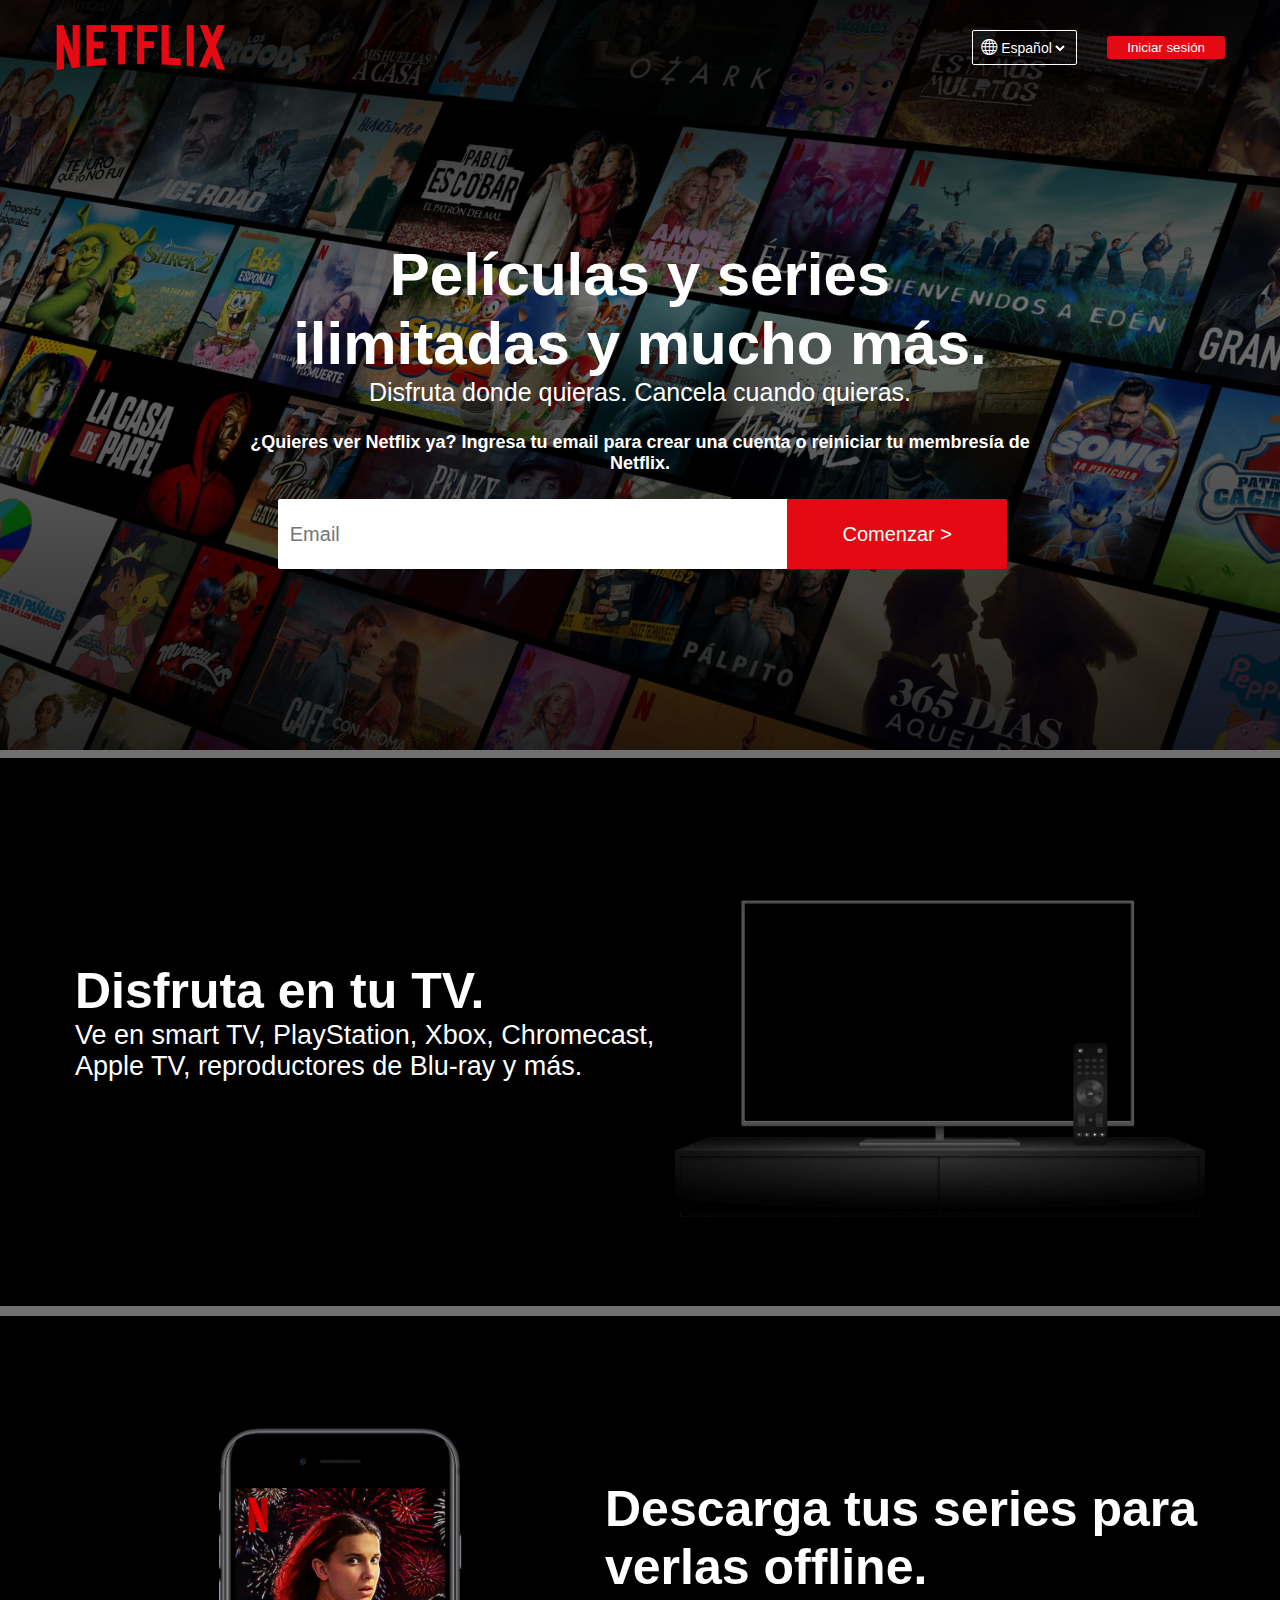
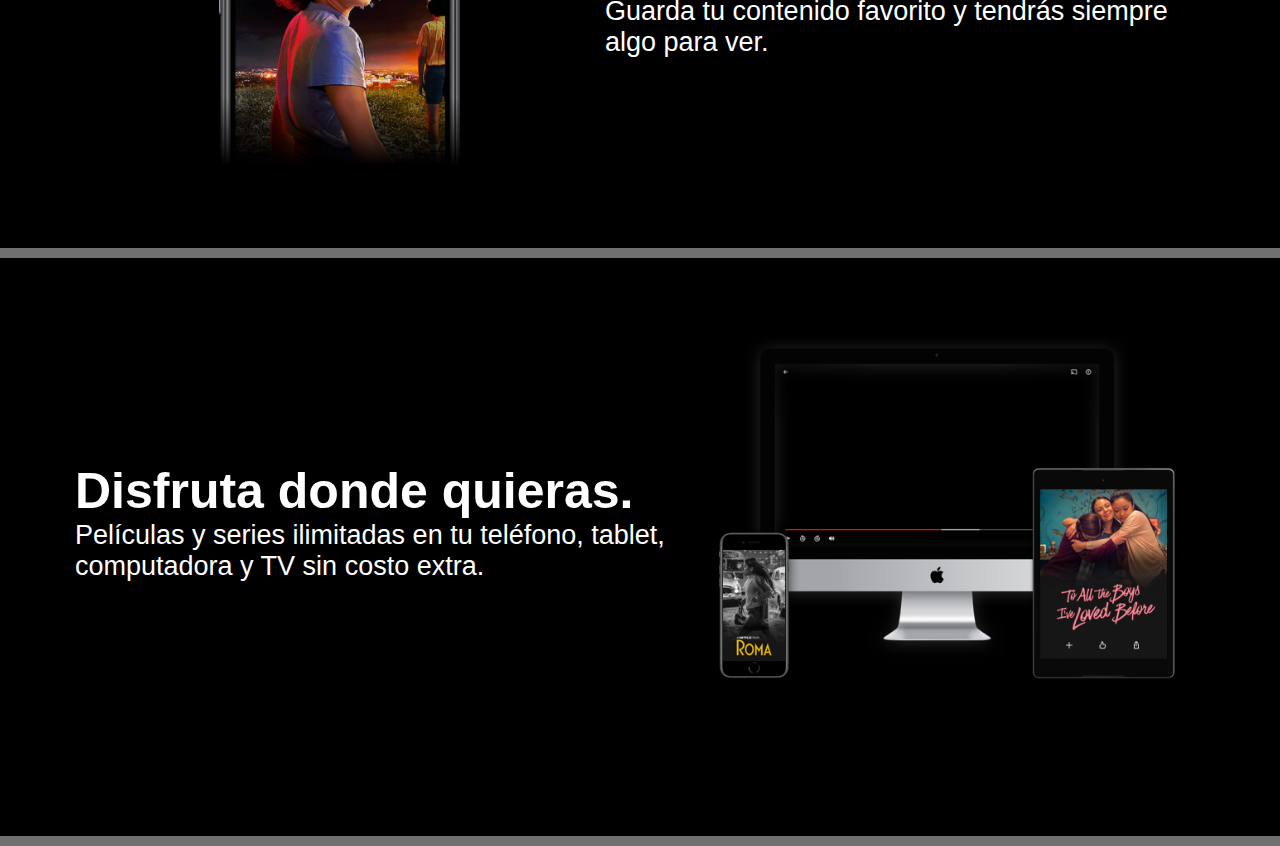
<file: index.html>
<!DOCTYPE html>
<html lang="es">
  <head>
    <meta charset="UTF-8" />
    <meta http-equiv="X-UA-Compatible" content="IE=edge" />
    <meta name="viewport" content="width=device-width, initial-scale=1.0" />
    <title>Netflix Argentina: Ve series online, ve películas online</title>
    <link
      rel="shortcut icon"
      href="./img/netflixIcon.ico"
      type="image/x-icon"
    />
    <link
      href="https://cdn.jsdelivr.net/npm/bootstrap@5.2.0-beta1/dist/css/bootstrap.min.css"
      rel="stylesheet"
      integrity="sha384-0evHe/X+R7YkIZDRvuzKMRqM+OrBnVFBL6DOitfPri4tjfHxaWutUpFmBp4vmVor"
      crossorigin="anonymous"
    />
    <link
      rel="stylesheet"
      href="https://cdn.jsdelivr.net/npm/bootstrap-icons@1.8.2/font/bootstrap-icons.css"
    />
    <link rel="stylesheet" href="./style.css" />
  </head>
  <body>
    <header>
      <nav>
        <div class="nav-header">
          <img src="./img/neftlixlogo.png" alt="logo Netflix" />
          <div class="dropdown">
            <i class="bi bi-globe"></i>
            <select>
              <option selected>Español</option>
              <option value="English">Enlgish</option>
            </select>
          </div>
          <button>Iniciar sesión</button>
        </div>
        <div class="nav-content">
          <h2>Películas y series ilimitadas y mucho más.</h2>
          <p>Disfruta donde quieras. Cancela cuando quieras.</p>
          <h5>
            ¿Quieres ver Netflix ya? Ingresa tu email para crear una cuenta o
            reiniciar tu membresía de Netflix.
          </h5>
          <form>
            <input type="text" class="input-email" placeholder="Email" />
            <input type="submit" class="input-submit" value="Comenzar >" />
          </form>
        </div>
      </nav>
    </header>
    <hr />
    <main>
      <section class="section-tv">
        <div class="content">
          <h3>Disfruta en tu TV.</h3>
          <p>
            Ve en smart TV, PlayStation, Xbox, Chromecast, Apple TV,
            reproductores de Blu-ray y más.
          </p>
        </div>
        <div class="image">
          <img src="./img/tv.png" alt="TV picture" />
        </div>
      </section>
      <hr />
      <section class="section-mobile">
        <div class="image">
          <img src="./img/mobile.jpeg" alt="mobile picture" />
        </div>
        <div class="content">
          <h3>Descarga tus series para verlas offline.</h3>
          <p>Guarda tu contenido favorito y tendrás siempre algo para ver.</p>
        </div>
      </section>
      <hr />
      <section class="section-device">
        <div class="content">
          <h3>Disfruta donde quieras.</h3>
          <p class="">
            Películas y series ilimitadas en tu teléfono, tablet, computadora y
            TV sin costo extra.
          </p>
        </div>
        <div class="image">
          <img src="./img/devices.png" alt="device picture" />
        </div>
      </section>
      <hr />
    </main>
    <script
      src="https://cdn.jsdelivr.net/npm/@popperjs/core@2.11.5/dist/umd/popper.min.js"
      integrity="sha384-Xe+8cL9oJa6tN/veChSP7q+mnSPaj5Bcu9mPX5F5xIGE0DVittaqT5lorf0EI7Vk"
      crossorigin="anonymous"
    ></script>
    <script
      src="https://cdn.jsdelivr.net/npm/bootstrap@5.2.0-beta1/dist/js/bootstrap.min.js"
      integrity="sha384-kjU+l4N0Yf4ZOJErLsIcvOU2qSb74wXpOhqTvwVx3OElZRweTnQ6d31fXEoRD1Jy"
      crossorigin="anonymous"
    ></script>
  </body>
</html>
</file>
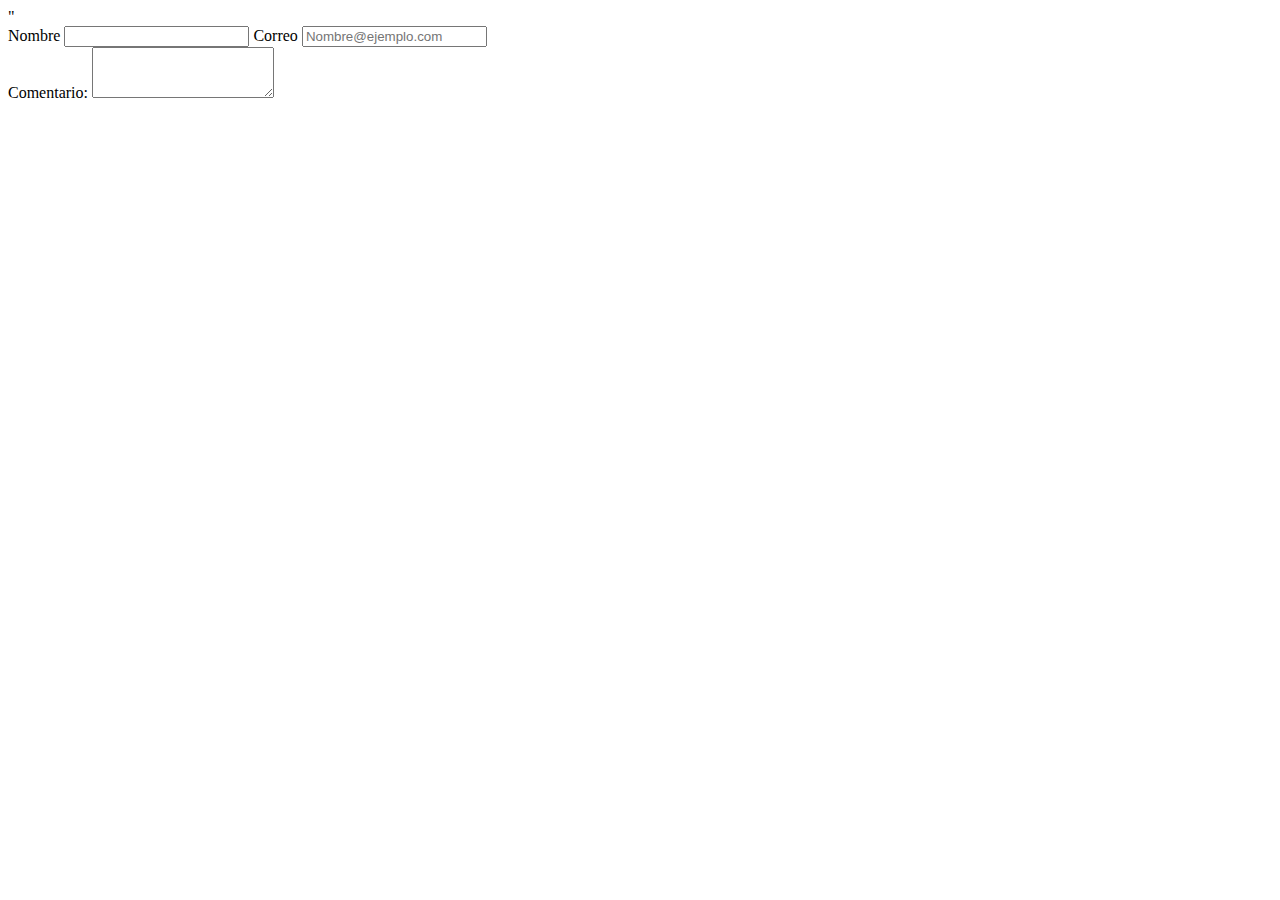
<file: src/pages/Contacto.html>
<html lang="en">
<head>
    <meta charset="UTF-8">
    <meta http-equiv="X-UA-Compatible" content="IE=edge">
    <meta name="viewport" content="width=device-width, initial-scale=1.0">
    <title>Formulario de contacto</title>
    <link href="https://cdn.jsdelivr.net/npm/bootstrap@5.0.2/dist/css/bootstrap.min.css" rel="stylesheet" integrity="sha384-EVSTQN3/azprG1Anm3QDgpJLIm9Nao0Yz1ztcQTwFspd3yD65VohhpuuCOmLASjC" crossorigin="anonymous">"
    
</head>
<body>
    <div class="container">
        <div class="row">
            <div class="mb-3">
                <label for="exampleFormControlInput" class="form-label">Nombre</label>
                <input type="email" class="form-control" id="exampleFormControlInput">
                <label for="exampleFormControlInput1" class="form-label">Correo</label>
                <input type="email" class="form-control" id="exampleFormControlInput1" placeholder="Nombre@ejemplo.com">
              </div>
              <div class="mb-3">
                <label for="exampleFormControlTextarea1" class="form-label">Comentario:</label>
                <textarea class="form-control" id="exampleFormControlTextarea1" rows="3"></textarea>
              </div>
        </div>
    </div>
</body>
</html>
</file>
<file: style.css>
* {
  margin: 0;
  padding: 0;
  box-sizing: border-box;
  border: none;
  outline: none;
}

body {
  background-color: black;
  color: white;
  font-family: 'Helvetica Neue', Helvetica, Arial, sans-serif;
}

nav {
  position: relative;
  background-image: linear-gradient(
      to top,
      rgba(0, 0, 0, 0.8) 0,
      rgba(0, 0, 0, 0.4) 60%,
      rgba(0, 0, 0, 0.9) 100%
    ),
    url('./img/navBackground.jpg');
  width: 100%;
  height: 750px;
  background-size: cover;
  background-position: center;
  z-index: 1;
}

.nav-header {
  display: flex;
  justify-content: space-between;
  align-items: center;
  padding: 25px 55px 20px 55px;
}

.nav-header img {
  width: 170px;
}

.nav-header button {
  background-color: #e50914;
  color: white;
  padding: 4px 20px;
  border-radius: 3px;
}

.dropdown {
  color: white;
  display: flex;
  justify-content: center;
  align-items: center;
  width: 105px;
  height: 35px;
  border: 1px solid;
  border-radius: 2px;
  margin: 0 30px 0 auto;
}

select {
  background: transparent;
  color: white;
  font-size: 14px;
}

option {
  color: black;
}

.nav-content {
  color: white;
  display: flex;
  justify-content: center;
  align-items: center;
  text-align: center;
  word-wrap: normal;
  flex-direction: column;
  margin: 150px 20px;
}

.nav-content h2 {
  max-width: 700px;
  font-size: 60px;
  font-weight: bold;
}

.nav-content p {
  font-size: 25px;
  margin-bottom: 25px;
}

.nav-content h5 {
  max-width: 800px;
  font-size: 18px;
  margin-bottom: 25px;
}

form {
  width: 850px;
  height: 70px;
}

.input-email {
  background-color: white;
  width: 60%;
  height: 100%;
  padding: 0 12px;
  font-size: 20px;
  border-radius: 2px 0 0 2px;
}

.input-submit {
  background-color: #e50914;
  color: white;
  width: 220px;
  height: 100%;
  font-size: 20px;
  border-radius: 0 2px 2px 0;
  margin: -5px;
}

hr {
  position: relative;
  background: #707070;
  color: black;
  height: 10px;
  margin: -2px auto;
  z-index: 0;
}

section {
  padding: 35px;
  display: flex;
  justify-content: center;
  align-items: center;
  flex-wrap: wrap;
}

section .content {
  max-width: 600px;
}

section .content h3 {
  font-size: 50px;
  font-weight: bold;
}

section .content p {
  font-size: 27px;
}

section .image {
  width: 530px;
}

section img {
  width: 100%;
}

.section-tv {
  margin: 30px auto 50px auto;
}

.section-mobile {
  flex-wrap: wrap-reverse;
  margin: 20px auto 45px auto;
}

.section-device {
  margin: 30px auto 80px auto;
}

@media (max-width: 576px) {
  nav {
    background-image: linear-gradient(
        to top,
        rgba(0, 0, 0, 0.8) 0,
        rgba(0, 0, 0, 0.4) 60%,
        rgba(0, 0, 0, 1) 100%
      ),
      url('./img/navBackground.jpg');
    height: 530px;
  }

  .nav-header {
    padding: 25px 17px;
    margin-bottom: -90px;
  }

  .nav-header img {
    width: 90px;
  }

  .nav-header button {
    padding: 3px 3px;
    border-radius: 3px;
  }

  .dropdown {
    height: 28px;
    margin: auto;
  }

  .nav-content h2 {
    font-size: 27px;
    width: 90%;
    margin-bottom: 10px;
  }

  .nav-content p {
    font-size: 18px;
    width: 85%;
    margin-bottom: 10px;
  }

  .nav-content h5 {
    font-size: 18px;
    width: 80%;
    margin-bottom: 10px;
  }

  form {
    width: 90%;
  }

  .input-email {
    width: 100%;
    height: 50px;
    padding: 0 10px;
    font-size: 15px;
    border-radius: 2px;
  }

  .input-submit {
    width: 120px;
    height: 40px;
    font-size: 16px;
    margin-top: 15px;
    border-radius: 2px;
  }

  section {
    width: 90%;
    margin: auto;
    padding: 50px 0;
    flex-wrap: wrap;
  }

  section .content {
    width: 100%;
  }

  section .content h3 {
    font-size: 25px;
    font-weight: bold;
    text-align: center;
  }

  section .content p {
    width: 100%;
    font-size: 18px;
    text-align: center;
    position: relative;
    z-index: 1;
  }

  section .image {
    margin: -30px 0 0 0;
    position: relative;
    z-index: 0;
  }

  .section-tv,
  .section-mobile,
  .section-device {
    margin: auto;
  }

  .section-device p {
    margin-bottom: 30px;
  }
}

@media (min-width: 577px) and (max-width: 991px) {
  nav {
    height: 820px;
  }

  .nav-header {
    padding: 25px 45px;
    margin-bottom: -20px;
  }

  .nav-header img {
    width: 110px;
  }

  .nav-content h2 {
    font-size: 48px;
    max-width: 700px;
    margin-bottom: 10px;
  }

  .nav-content p {
    font-size: 25px;
    margin-bottom: 10px;
  }

  .nav-content h5 {
    font-size: 18px;
    max-width: 400px;
    margin-bottom: 10px;
  }

  form {
    max-width: 500px;
  }

  .input-email {
    width: 100%;
    height: 50px;
    padding: 0 10px;
    font-size: 15px;
    border-radius: 2px;
  }

  .input-submit {
    width: 120px;
    height: 40px;
    font-size: 16px;
    margin-top: 15px;
    border-radius: 2px;
  }

  section {
    width: 90%;
    margin: auto;
    padding: 50px 0;
    flex-wrap: wrap;
  }

  section .content h3 {
    font-size: 40px;
    font-weight: bold;
    text-align: center;
  }

  section .content p {
    font-size: 20px;
    text-align: center;
    position: relative;
    z-index: 1;
  }

  section .image {
    position: relative;
    margin: -30px 0 0 0;
    z-index: 0;
  }

  .section-tv,
  .section-mobile,
  .section-device {
    margin: auto;
  }

  .section-device p {
    margin-bottom: 30px;
  }
}

@media (min-width: 992px) and (max-width: 1201px) {
  section .content {
    max-width: 100%;
  }

  section .content h3,
  section .content p {
    text-align: center;
  }
}
</file>
